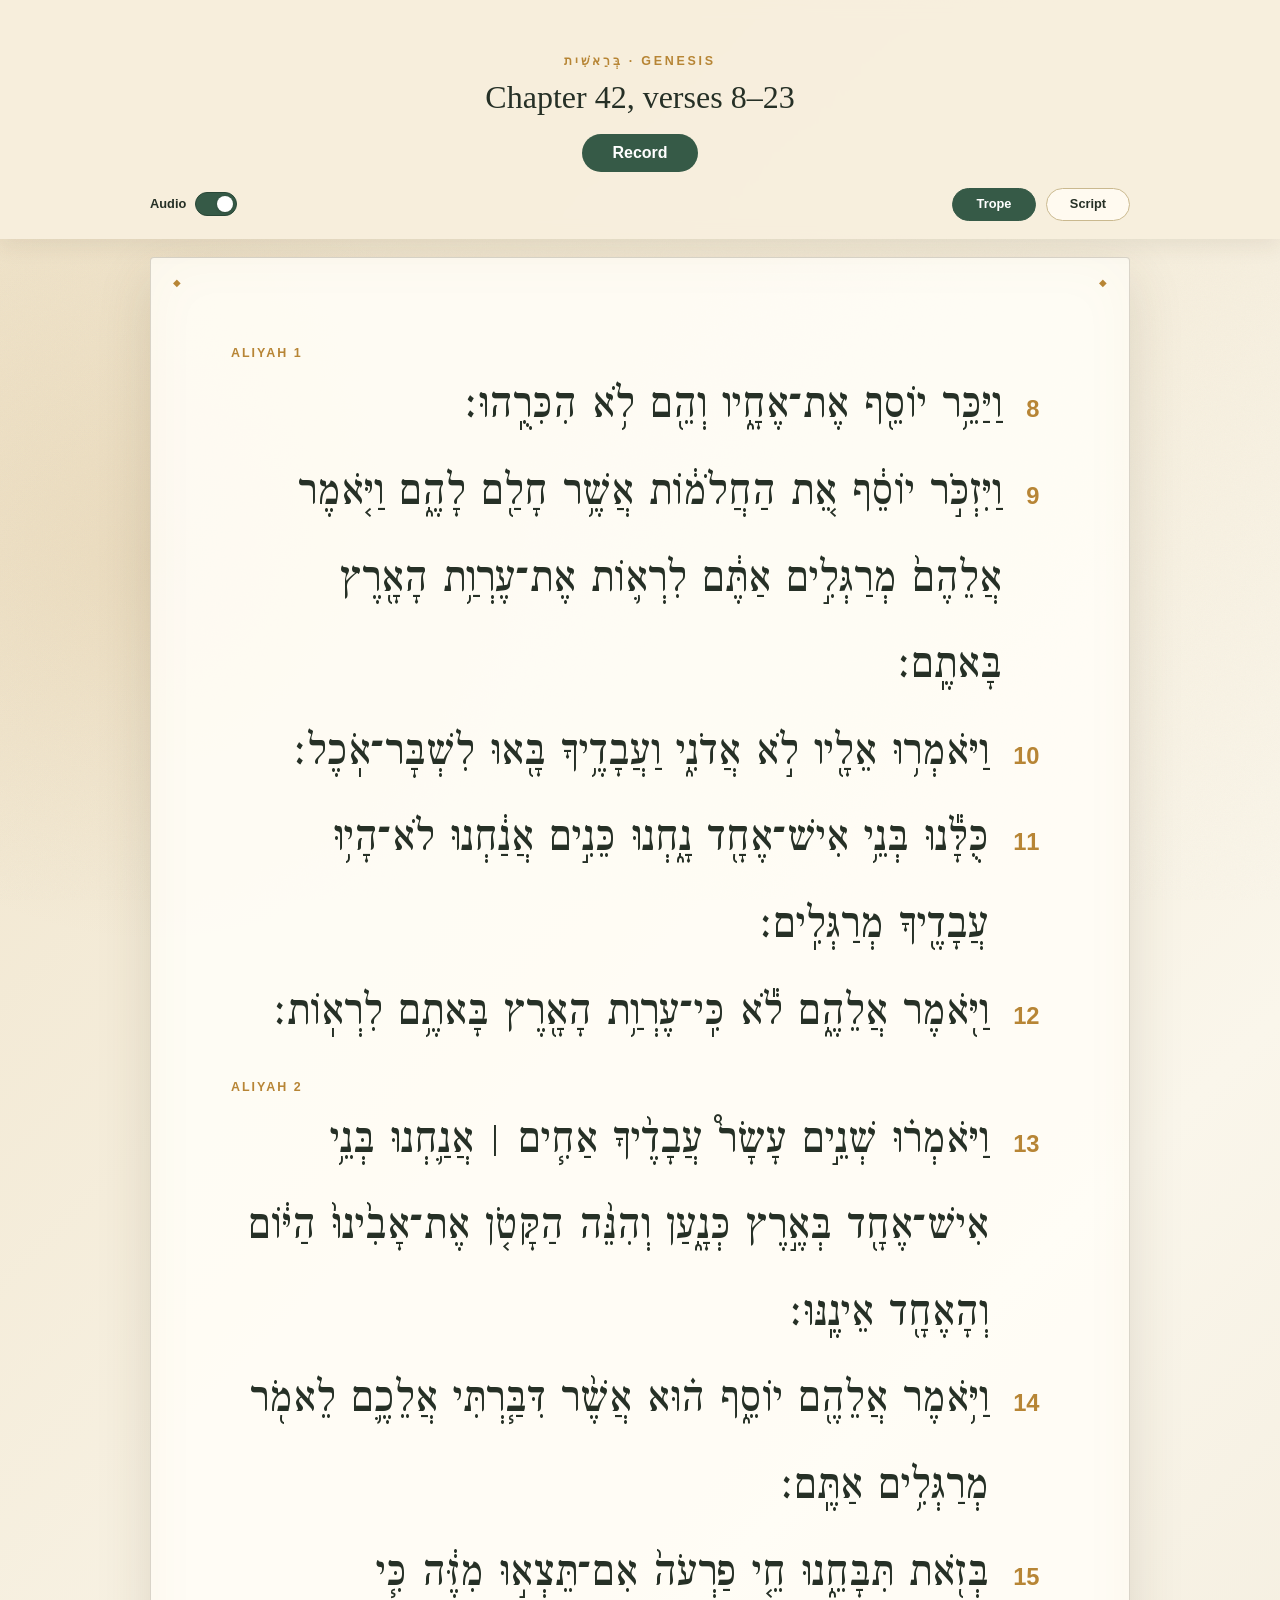
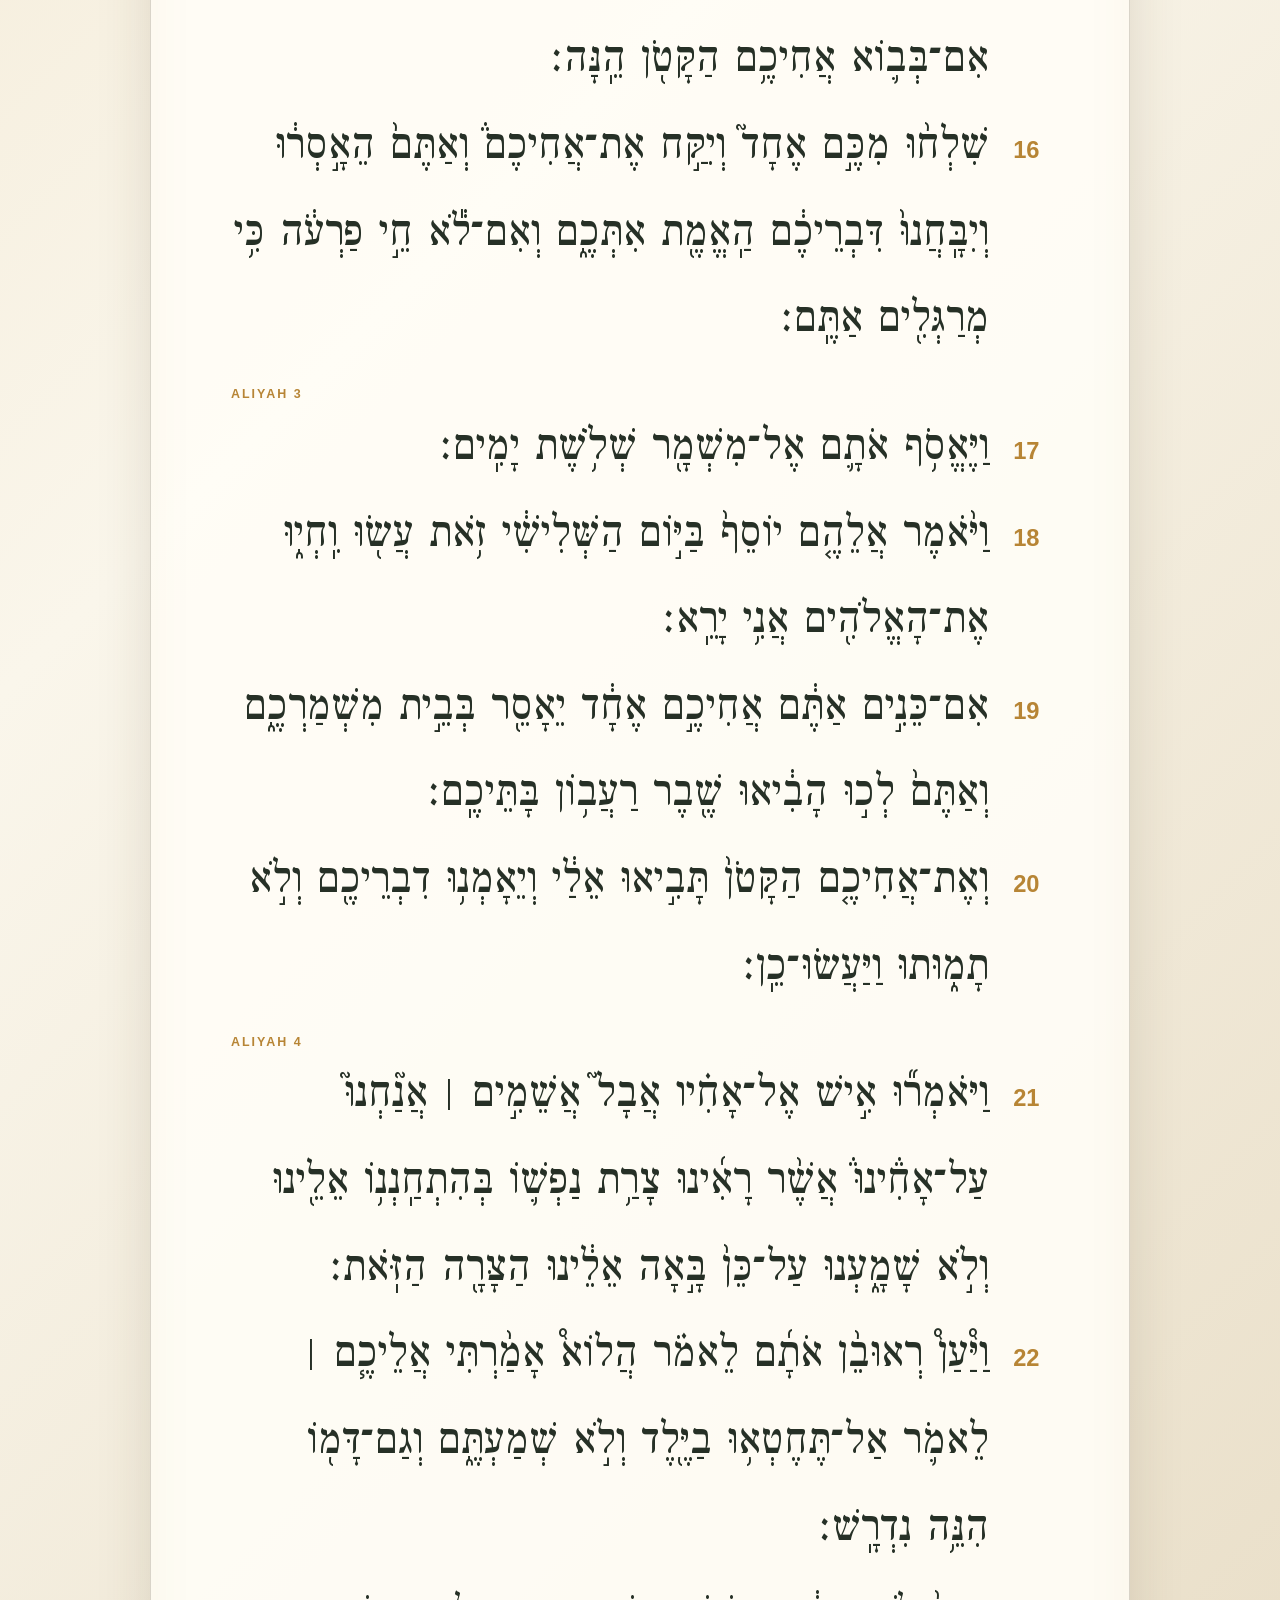
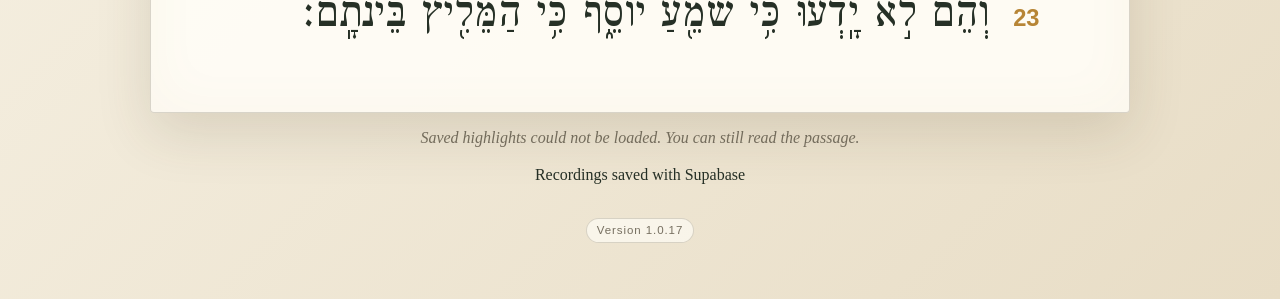
<file: index.html>
<!doctype html>
<html lang="en">
<head>
  <meta charset="utf-8">
  <meta name="viewport" content="width=device-width, initial-scale=1">
  <meta name="theme-color" content="#f3ead6">
  <title>Genesis 42:8–23 · Chant the Verses</title>
  <link rel="preconnect" href="https://fonts.googleapis.com">
  <link rel="preconnect" href="https://fonts.gstatic.com" crossorigin>
  <link href="https://fonts.googleapis.com/css2?family=Frank+Ruhl+Libre:wght@400;600;700&display=swap" rel="stylesheet">
  <link rel="stylesheet" href="styles.css?v=1.0.17">
</head>
<body>
  <main class="page">
    <header class="page-header">
      <p class="eyebrow">בְּרֵאשִׁית · GENESIS</p>
      <h1>Chapter 42, verses 8–23</h1>
      <div class="record-controls">
        <button id="record-button" type="button" aria-pressed="false" disabled>Record</button>
        <p id="record-status" role="status"></p>
      </div>

      <div class="display-controls" aria-label="Display and audio options">
        <label class="audio-toggle" for="audio-toggle">
          <span>Audio</span>
          <input id="audio-toggle" type="checkbox" checked>
          <span class="audio-toggle-track" aria-hidden="true"></span>
        </label>
        <span class="display-controls-spacer" aria-hidden="true"></span>
        <button class="display-toggle active" id="trope-toggle" type="button" aria-pressed="true">Trope</button>
        <button class="display-toggle" id="script-toggle" type="button" aria-pressed="false">Script</button>
      </div>
    </header>

    <section class="passage-card" id="passage" aria-label="Genesis chapter 42, verses 8 through 23"></section>

    <p class="status" id="status" aria-live="polite">Select words to create a phrase, or hover over a saved phrase to hear it.</p>
    <section class="recordings-card" id="current-recording" aria-labelledby="recordings-heading" hidden>
      <h2 id="recordings-heading">Current recording</h2>
      <p>Only your current recording is available here. Times are shown in Pacific time.</p>
      <div class="recordings-scroll">
        <table class="recordings-table">
          <thead><tr><th scope="col">Name</th><th scope="col">Start Time</th><th scope="col">Playback</th><th scope="col">Delete</th></tr></thead>
          <tbody id="recordings-list"></tbody>
        </table>
      </div>
    </section>
    <p class="audio-credit">Recordings saved with Supabase</p>
    <p class="version">Version 1.0.17</p>
  </main>
  <script src="app.js?v=1.0.17"></script>
  <script src="recordings.js?v=1.0.17"></script>
</body>
</html>
</file>
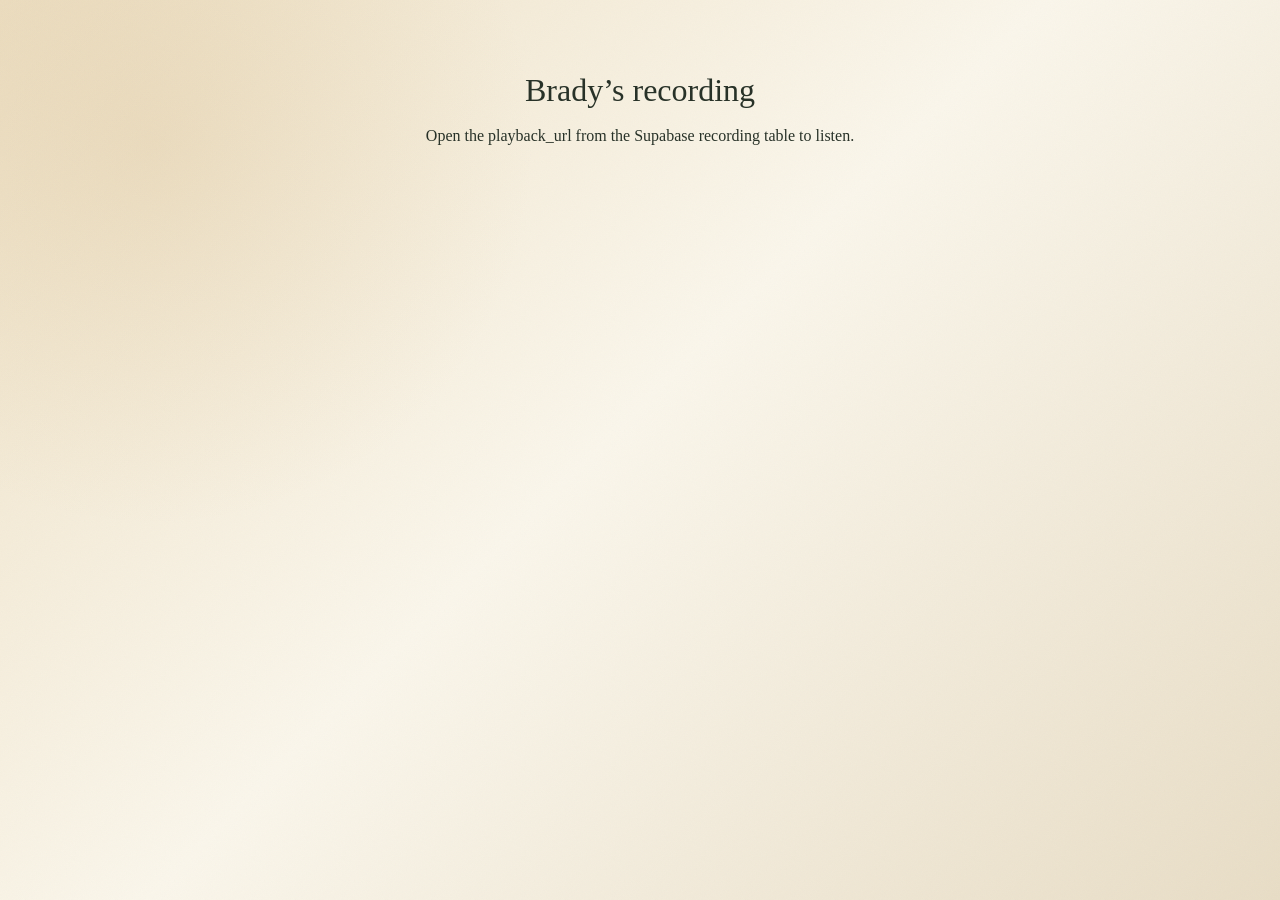
<file: recording.html>
<!doctype html>
<html lang="en">
<head>
  <meta charset="utf-8">
  <meta name="viewport" content="width=device-width, initial-scale=1">
  <meta name="referrer" content="no-referrer">
  <meta name="robots" content="noindex, nofollow">
  <title>Brady · Saved recording</title>
  <link rel="stylesheet" href="styles.css?v=1.0.16">
</head>
<body>
  <main class="page">
    <h1>Brady’s recording</h1>
    <p id="playback-status" role="status">Loading recording…</p>
    <section class="recordings-card" id="saved-recording" hidden>
      <p><strong>Name:</strong> Brady</p>
      <p><strong>Start Time:</strong> <span id="saved-start-time"></span></p>
      <audio id="saved-audio" controls preload="metadata" aria-label="Play Brady’s saved recording"></audio>
    </section>
  </main>
  <script src="recording-player.js?v=1.0.16"></script>
</body>
</html>
</file>
<file: styles.css>
@import url('https://fonts.googleapis.com/css2?family=Frank+Ruhl+Libre:wght@400;600;700&display=swap');

@font-face {
  font-family: "Taamey Frank CLM";
  src: url("fonts/taamey-frank/TTF/TaameyFrankCLM-Medium.ttf") format("truetype");
  font-style: normal;
  font-weight: 400;
  font-display: swap;
}

@font-face {
  font-family: "Stam Ashkenaz CLM";
  src: url("fonts/StamAshkenazCLM.ttf") format("truetype");
  font-style: normal;
  font-weight: 400;
  font-display: swap;
}

:root {
  color-scheme: light;
  --ink: #263026;
  --muted: #766f60;
  --paper: #fffdf7;
  --cream: #f3ead6;
  --gold: #b78535;
  --green: #365a47;
}

* { box-sizing: border-box; }

body {
  margin: 0;
  min-height: 100vh;
  color: var(--ink);
  background:
    radial-gradient(circle at 12% 16%, rgba(183,133,53,.12), transparent 24rem),
    linear-gradient(135deg, #eee1c6, #faf6eb 48%, #e8ddc6);
  font-family: Georgia, serif;
}

body::before {
  content: "";
  position: fixed;
  inset: 0;
  pointer-events: none;
  opacity: .15;
  background-image: url("data:image/svg+xml,%3Csvg xmlns='http://www.w3.org/2000/svg' width='90' height='90'%3E%3Cfilter id='n'%3E%3CfeTurbulence type='fractalNoise' baseFrequency='.8' numOctaves='3' stitchTiles='stitch'/%3E%3C/filter%3E%3Crect width='100%25' height='100%25' filter='url(%23n)' opacity='.2'/%3E%3C/svg%3E");
}

.page {
  width: min(980px, calc(100% - 32px));
  margin: 0 auto;
  padding: 72px 0 56px;
  text-align: center;
}

.page-header {
  position: sticky;
  z-index: 20;
  top: 0;
  margin: -72px calc(50% - 50vw) 18px;
  padding: 54px max(16px, calc((100vw - 980px) / 2)) 0;
  background: rgba(247, 239, 221, .96);
  box-shadow: 0 8px 20px rgba(72,57,31,.08);
  backdrop-filter: blur(8px);
}

.eyebrow {
  margin: 0 0 10px;
  color: var(--gold);
  font: 700 .78rem/1.2 Arial, sans-serif;
  letter-spacing: .22em;
}

h1 { margin: 0 0 18px; font-size: clamp(1.35rem, 3vw, 2rem); font-weight: 400; }

.display-controls {
  display: flex;
  justify-content: flex-end;
  gap: 10px;
  margin: 0;
  padding-bottom: 18px;
}

.display-controls-spacer { flex: 1; }

.audio-toggle {
  display: inline-flex;
  align-items: center;
  gap: 9px;
  color: var(--ink);
  cursor: pointer;
  font: 600 .8rem/1 Arial, sans-serif;
}

.audio-toggle input {
  position: absolute;
  width: 1px;
  height: 1px;
  opacity: 0;
}

.audio-toggle-track {
  position: relative;
  width: 42px;
  height: 24px;
  border: 1px solid #cab98f;
  border-radius: 999px;
  background: #e1d8c5;
  transition: background .16s, border-color .16s;
}

.audio-toggle-track::after {
  content: "";
  position: absolute;
  top: 3px;
  left: 3px;
  width: 16px;
  height: 16px;
  border-radius: 50%;
  background: white;
  box-shadow: 0 1px 3px rgba(38,48,38,.35);
  transition: transform .16s;
}

.audio-toggle input:checked + .audio-toggle-track {
  border-color: #294737;
  background: var(--green);
}

.audio-toggle input:checked + .audio-toggle-track::after { transform: translateX(18px); }
.audio-toggle input:focus-visible + .audio-toggle-track { outline: 3px solid rgba(54,90,71,.4); outline-offset: 3px; }
.audio-toggle:has(input:disabled) { color: var(--muted); cursor: default; }
.audio-toggle input:disabled + .audio-toggle-track { opacity: .65; }

.display-toggle {
  min-width: 84px;
  border: 1px solid #cab98f;
  border-radius: 999px;
  padding: 9px 16px;
  color: var(--ink);
  background: #fffaf0;
  cursor: pointer;
  font: 600 .8rem/1 Arial, sans-serif;
}

.display-toggle:hover, .display-toggle.active {
  border-color: var(--green);
  color: white;
  background: var(--green);
}

.display-toggle:focus-visible { outline: 3px solid rgba(54,90,71,.4); outline-offset: 3px; }

.passage-card {
  position: relative;
  display: block;
  width: 100%;
  padding: clamp(54px, 8vw, 88px) clamp(25px, 7vw, 80px) 50px;
  border: 1px solid rgba(82,70,45,.22);
  border-radius: 4px;
  color: var(--ink);
  background: rgba(255,253,247,.91);
  box-shadow: 0 20px 55px rgba(72,57,31,.14), inset 0 0 55px rgba(183,133,53,.04);
}

.passage-card::before, .passage-card::after {
  content: "◆";
  position: absolute;
  top: 18px;
  color: var(--gold);
  font-size: .65rem;
}
.passage-card::before { left: 22px; }
.passage-card::after { right: 22px; }

.aliyah-heading {
  margin: 1.65em 0 .45em;
  color: var(--gold);
  font: 700 .78rem/1.2 Arial, sans-serif;
  letter-spacing: .16em;
  text-align: left;
  text-transform: uppercase;
}

.aliyah-heading:first-child { margin-top: 0; }

.verse-row {
  display: flex;
  align-items: baseline;
  gap: .35em;
  text-align: right;
  font-family: "Taamey Frank CLM", "FrankRuehl", "Frank Ruhl Libre", "Times New Roman", serif;
  font-size: clamp(1.7rem, 4.1vw, 2.85rem);
  line-height: 1.9;
}

.verse-number {
  flex: 0 0 auto;
  border: 0;
  border-radius: 999px;
  padding: .15em .4em;
  color: var(--gold);
  background: transparent;
  cursor: pointer;
  font: 600 .52em/1 Arial, sans-serif;
}

.verse-number:hover, .verse-number.playing { color: white; background: var(--green); }
.verse-number:focus-visible { outline: 3px solid rgba(54,90,71,.4); outline-offset: 3px; }
.verse-number:disabled { opacity: .55; cursor: wait; }
.verse-line { unicode-bidi: isolate; }
.word {
  border-radius: .12em;
  box-decoration-break: clone;
  -webkit-box-decoration-break: clone;
}
.word.highlight-1 { color: #76500f; background: #f3d88e; }
.word.highlight-2 { color: #244b3a; background: #bcdac8; }
.word-space.highlight-1 { background: #f3d88e; }
.word-space.highlight-2 { background: #bcdac8; }
.word[data-group-id], .word-space[data-group-id] { cursor: pointer; }
.word.audio-active {
  color: #17251d;
  font-weight: 700;
}
.word-space.audio-active { font-weight: 700; }

.group-audio-controls {
  display: none;
  direction: ltr;
  gap: 3px;
  margin: 0 .2em;
  vertical-align: middle;
}

.group-audio-button {
  display: inline-grid;
  width: 2em;
  height: 2em;
  place-items: center;
  border: 1px solid #cab98f;
  border-radius: 999px;
  padding: 0;
  color: var(--green);
  background: #fffaf0;
  cursor: pointer;
  font: 600 .34em/1 Arial, sans-serif;
}

.group-audio-button:hover { color: white; background: var(--green); border-color: var(--green); }
.group-audio-button.record-group { color: #a43f32; }
.group-audio-button.recording { color: white; background: #a43f32; border-color: #a43f32; animation: recording-pulse 1.2s infinite; }
.group-audio-button:disabled { opacity: .55; cursor: wait; }

@keyframes recording-pulse { 50% { transform: scale(.88); opacity: .75; } }

.script-mode .verse-row {
  font-family: "Stam Ashkenaz CLM", "Taamey Frank CLM", "Frank Ruhl Libre", serif;
  line-height: 1.65;
}

.script-mode .word[class*="highlight-"], .script-mode .word-space[class*="highlight-"] { color: inherit; background: transparent; }
.script-mode .audio-active { font-weight: inherit; }

.corner { position: absolute; top: 16px; left: 50%; transform: translateX(-50%); color: var(--gold); font-family: "FrankRuehl", "Frank Ruhl Libre", serif; }

.verse-text {
  display: block;
  font-family: "Taamey Frank CLM", "FrankRuehl", "Frank Ruhl Libre", "Times New Roman", serif;
  font-size: clamp(2.15rem, 6.2vw, 4.8rem);
  font-weight: 400;
  line-height: 1.95;
  unicode-bidi: isolate;
}

.verse-text span {
  display: inline-block;
  padding: 0 .035em;
  border-radius: .12em;
  transition: color .16s, background .16s, transform .16s;
}


.verse-text span.active { color: #8a5b12; background: #f6e8c5; transform: translateY(-2px); }
.play-hint { display: block; margin-top: 18px; color: var(--muted); direction: ltr; font: .75rem/1 Arial, sans-serif; letter-spacing: .12em; text-transform: uppercase; }
.play-icon { color: var(--gold); margin-right: 6px; }

.controls { display: flex; justify-content: center; align-items: center; gap: 20px; margin: 24px 0 8px; }
.play-button, select { border: 1px solid #cab98f; background: #fffaf0; color: var(--ink); border-radius: 999px; padding: 10px 18px; font: 600 .85rem Arial, sans-serif; }
.play-button { cursor: pointer; }
.play-button:hover { background: var(--green); color: white; border-color: var(--green); }
.controls label { color: var(--muted); font: .78rem Arial, sans-serif; }
select { margin-left: 6px; padding: 8px 12px; }
.status { min-height: 1.3em; color: var(--muted); font-style: italic; }
.version {
  display: inline-block;
  margin: 18px 0 0;
  border: 1px solid rgba(82,70,45,.2);
  border-radius: 999px;
  padding: 6px 10px;
  color: var(--muted);
  background: rgba(255,253,247,.65);
  font: .72rem/1 Arial, sans-serif;
  letter-spacing: .08em;
}

.translation { max-width: 650px; margin: 38px auto 0; padding-top: 25px; border-top: 1px solid rgba(82,70,45,.2); }
.translation h2 { margin: 0 0 8px; color: var(--gold); font: 700 .72rem Arial, sans-serif; letter-spacing: .18em; text-transform: uppercase; }
.translation p { margin: 0; font-size: 1.08rem; line-height: 1.65; }

@media (max-width: 560px) {
  .page { padding-top: 38px; }
  .page-header { margin-top: -38px; padding-top: 28px; }
  .verse-text { line-height: 1.8; }
  .controls { flex-direction: column; gap: 10px; }
}

@media (prefers-reduced-motion: reduce) { * { transition: none !important; animation: none !important; } }
.record-controls { margin: 0 auto 16px; }
#record-button { padding: 10px 30px; border: 0; border-radius: 24px; background: var(--green); color: white; font: 600 1rem Arial, sans-serif; cursor: pointer; }
#record-button[aria-pressed="true"] { background: #a63232; }
#record-button:disabled { opacity: .6; cursor: wait; }
#record-status { position: absolute; width: 1px; height: 1px; padding: 0; margin: -1px; overflow: hidden; clip-path: inset(50%); white-space: nowrap; border: 0; }
.recordings-card { margin: 24px 0; padding: 20px; background: var(--paper); border: 1px solid #d9c9a8; border-radius: 12px; }
.recordings-card h2 { margin-top: 0; font-weight: 400; }
.recordings-card p { color: var(--muted); font-size: .85rem; }
.recordings-scroll { overflow-x: auto; }
.recordings-table { width: 100%; border-collapse: collapse; text-align: left; font: .9rem Arial, sans-serif; }
.recordings-table th, .recordings-table td { padding: 12px 8px; border-bottom: 1px solid #e4dac5; }
.recordings-table input { width: 100%; min-width: 130px; padding: 8px; border: 1px solid #d9c9a8; border-radius: 5px; background: transparent; color: var(--ink); }
.recordings-table audio { width: 240px; }
.recordings-table button { padding: 8px 12px; border: 1px solid #c5a6a0; border-radius: 5px; background: transparent; color: #942f2f; cursor: pointer; }
</file>
